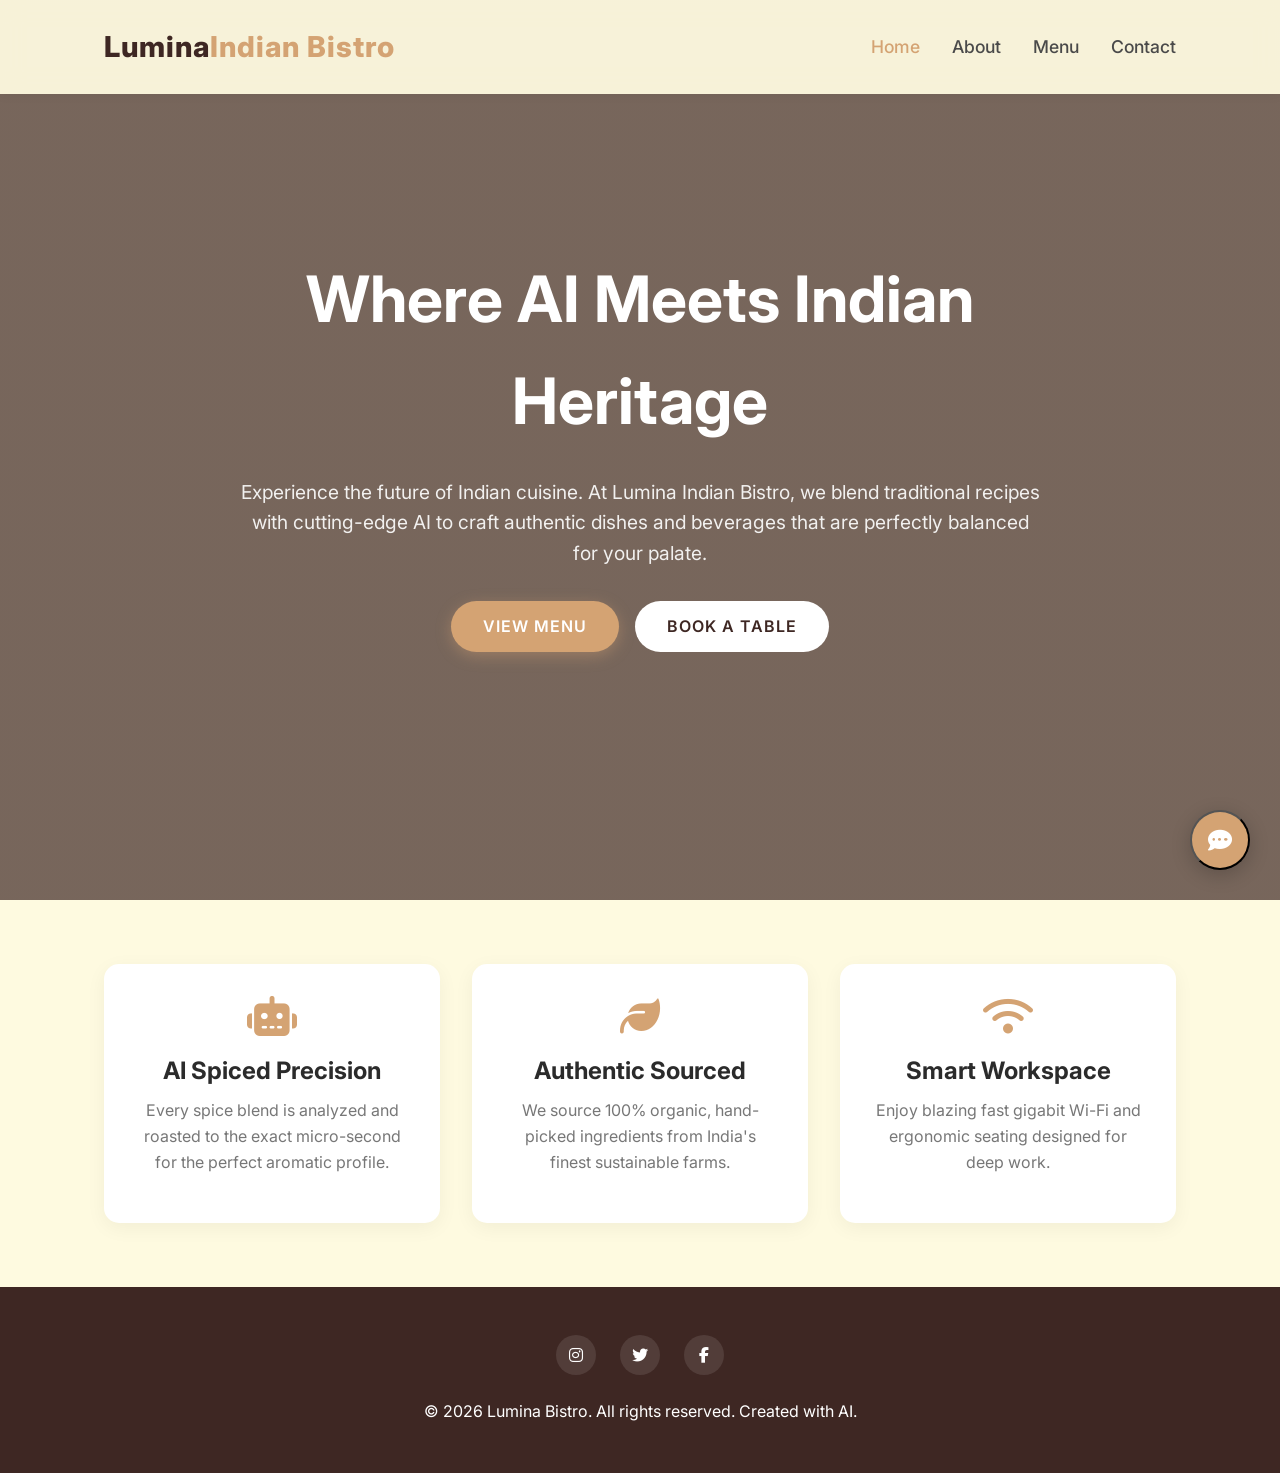
<file: index.html>
<!DOCTYPE html>
<html lang="en">
<head>
    <meta charset="UTF-8">
    <meta name="viewport" content="width=device-width, initial-scale=1.0">
    <title>Lumina Café | AI-Crafted Coffee Experience</title>
    <meta name="description" content="Experience the perfect blend of technology and taste at Lumina Café. Enjoy our AI-crafted coffee, fresh pastries, and a cozy modern atmosphere.">
    <link rel="stylesheet" href="css/style.css">
    <link href="https://fonts.googleapis.com/css2?family=Inter:wght@300;400;500;600;700;800&display=swap" rel="stylesheet">
    <link rel="stylesheet" href="https://cdnjs.cloudflare.com/ajax/libs/font-awesome/6.4.0/css/all.min.css">
</head>
<body>
    <!-- Navbar -->
    <header>
        <nav class="navbar">
            <a href="index.html" class="logo">Lumina<span>Indian Bistro</span></a>
            <ul class="nav-links">
                <li><a href="index.html" class="active">Home</a></li>
                <li><a href="about.html">About</a></li>
                <li><a href="menu.html">Menu</a></li>
                <li><a href="contact.html">Contact</a></li>
            </ul>
            <div class="hamburger">
                <i class="fas fa-bars"></i>
            </div>
        </nav>
    </header>

    <!-- Hero Section -->
    <section class="hero">
        <div class="hero-content">
            <h1>Where AI Meets Indian Heritage</h1>
            <p>Experience the future of Indian cuisine. At Lumina Indian Bistro, we blend traditional recipes with cutting-edge AI to craft authentic dishes and beverages that are perfectly balanced for your palate.</p>
            <div class="hero-btns">
                <a href="menu.html" class="btn btn-primary">View Menu</a>
                <a href="contact.html" class="btn btn-secondary" style="background: #fff; border: none; color: #3e2723;">Book a Table</a>
            </div>
        </div>
    </section>

    <!-- Quick Features -->
    <section class="section" style="padding-top: 4rem; padding-bottom: 4rem;">
        <div class="menu-grid" style="margin-top: 0;">
            <div class="menu-info" style="background: #fff; padding: 2rem; border-radius: 15px; text-align: center; box-shadow: 0 5px 20px rgba(0,0,0,0.05);">
                <i class="fas fa-robot" style="font-size: 2.5rem; color: var(--primary-color); margin-bottom: 1rem;"></i>
                <h3>AI Spiced Precision</h3>
                <p>Every spice blend is analyzed and roasted to the exact micro-second for the perfect aromatic profile.</p>
            </div>
            <div class="menu-info" style="background: #fff; padding: 2rem; border-radius: 15px; text-align: center; box-shadow: 0 5px 20px rgba(0,0,0,0.05);">
                <i class="fas fa-leaf" style="font-size: 2.5rem; color: var(--primary-color); margin-bottom: 1rem;"></i>
                <h3>Authentic Sourced</h3>
                <p>We source 100% organic, hand-picked ingredients from India's finest sustainable farms.</p>
            </div>
            <div class="menu-info" style="background: #fff; padding: 2rem; border-radius: 15px; text-align: center; box-shadow: 0 5px 20px rgba(0,0,0,0.05);">
                <i class="fas fa-wifi" style="font-size: 2.5rem; color: var(--primary-color); margin-bottom: 1rem;"></i>
                <h3>Smart Workspace</h3>
                <p>Enjoy blazing fast gigabit Wi-Fi and ergonomic seating designed for deep work.</p>
            </div>
        </div>
    </section>

    <!-- Chatbot Widget -->
    <div class="chatbot-widget">
        <button class="chatbot-btn" id="chatbot-btn" onclick="toggleChat()">
            <i class="fas fa-comment-dots"></i>
        </button>
        <div class="chatbot-window" id="chatbot-window">
            <div class="chat-header">
                <h3>Lumina AI Assistant</h3>
                <i class="fas fa-times close-chat" id="close-chat"></i>
            </div>
            <div class="chat-body" id="chat-body">
                <!-- Messages go here -->
            </div>
            <form class="chat-input" id="chat-form">
                <input type="text" id="chat-input" placeholder="Type a message..." autocomplete="off">
                <button type="submit"><i class="fas fa-paper-plane"></i></button>
            </form>
        </div>
    </div>

    <!-- Footer -->
    <footer>
        <div class="social-links">
            <a href="#"><i class="fab fa-instagram"></i></a>
            <a href="#"><i class="fab fa-twitter"></i></a>
            <a href="#"><i class="fab fa-facebook-f"></i></a>
        </div>
        <p>&copy; 2026 Lumina Bistro. All rights reserved. Created with AI.</p>
    </footer>

    <script src="js/script.js?v=1.0.1"></script>
</body>
</html>
</file>
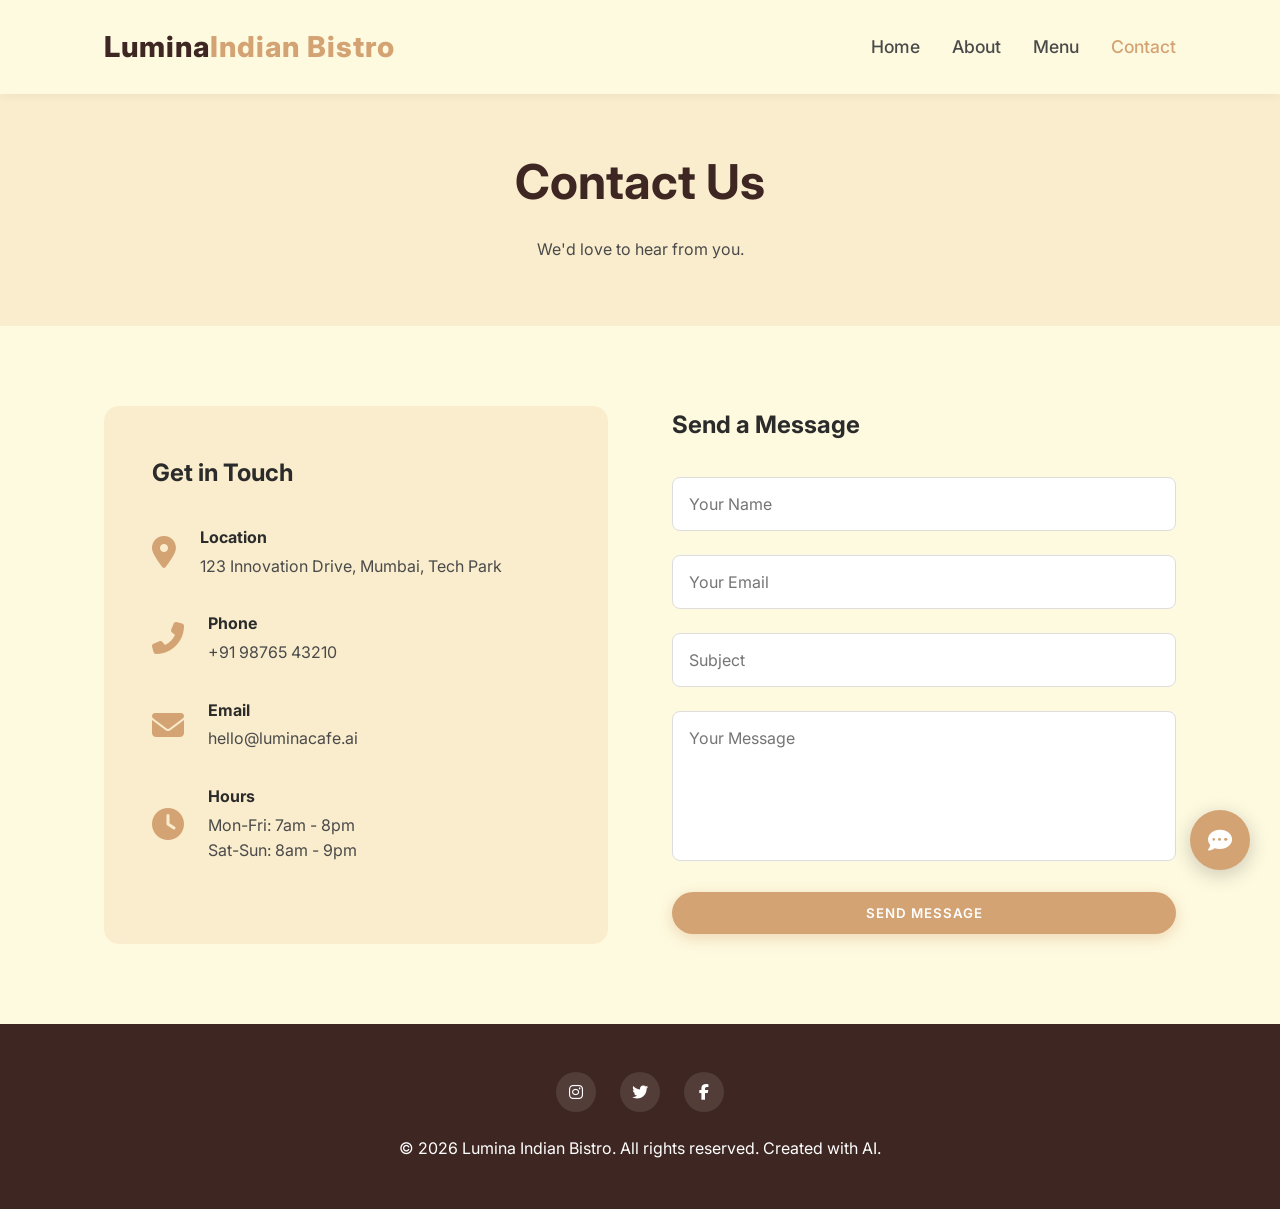
<file: contact.html>
<!DOCTYPE html>
<html lang="en">
<head>
    <meta charset="UTF-8">
    <meta name="viewport" content="width=device-width, initial-scale=1.0">
    <title>Contact Us | Lumina Café</title>
    <meta name="description" content="Get in touch with Lumina Café to book a table, ask a question, or inquire about our services.">
    <link rel="stylesheet" href="css/style.css">
    <link href="https://fonts.googleapis.com/css2?family=Inter:wght@300;400;500;600;700;800&display=swap" rel="stylesheet">
    <link rel="stylesheet" href="https://cdnjs.cloudflare.com/ajax/libs/font-awesome/6.4.0/css/all.min.css">
</head>
<body>
    <!-- Navbar -->
    <header>
        <nav class="navbar">
            <a href="index.html" class="logo">Lumina<span>Indian Bistro</span></a>
            <ul class="nav-links">
                <li><a href="index.html">Home</a></li>
                <li><a href="about.html">About</a></li>
                <li><a href="menu.html">Menu</a></li>
                <li><a href="contact.html" class="active">Contact</a></li>
            </ul>
            <div class="hamburger">
                <i class="fas fa-bars"></i>
            </div>
        </nav>
    </header>

    <div class="page-header">
        <h1>Contact Us</h1>
        <p>We'd love to hear from you.</p>
    </div>

    <!-- Contact Section -->
    <section class="section">
        <div class="contact-grid">
            <!-- Contact Info -->
            <div class="contact-info">
                <h2 style="margin-bottom: 2rem;">Get in Touch</h2>
                <div class="info-item">
                    <i class="fas fa-map-marker-alt"></i>
                    <div>
                        <h4>Location</h4>
                        <p>123 Innovation Drive, Mumbai, Tech Park</p>
                    </div>
                </div>
                <div class="info-item">
                    <i class="fas fa-phone-alt"></i>
                    <div>
                        <h4>Phone</h4>
                        <p>+91 98765 43210</p>
                    </div>
                </div>
                <div class="info-item">
                    <i class="fas fa-envelope"></i>
                    <div>
                        <h4>Email</h4>
                        <p>hello@luminacafe.ai</p>
                    </div>
                </div>
                <div class="info-item">
                    <i class="fas fa-clock"></i>
                    <div>
                        <h4>Hours</h4>
                        <p>Mon-Fri: 7am - 8pm<br>Sat-Sun: 8am - 9pm</p>
                    </div>
                </div>
            </div>

            <!-- Contact Form -->
            <div>
                <h2 style="margin-bottom: 2rem;">Send a Message</h2>
                <!-- BONUS: Form connected to email via Formspree -->
                <form class="contact-form" action="https://formspree.io/f/meenjwqv" method="POST">
                    <div class="input-group">
                        <input type="text" name="name" placeholder="Your Name" required>
                    </div>
                    <div class="input-group">
                        <input type="email" name="email" placeholder="Your Email" required>
                    </div>
                    <div class="input-group">
                        <input type="text" name="subject" placeholder="Subject" required>
                    </div>
                    <div class="input-group">
                        <textarea name="message" placeholder="Your Message" required></textarea>
                    </div>
                    <button type="submit" class="btn btn-primary">Send Message</button>
                </form>
            </div>
        </div>
    </section>

    <!-- Chatbot Widget -->
    <div class="chatbot-widget">
        <div class="chatbot-btn" id="chatbot-btn">
            <i class="fas fa-comment-dots"></i>
        </div>
        <div class="chatbot-window" id="chatbot-window">
            <div class="chat-header">
                <h3>Lumina AI Assistant</h3>
                <i class="fas fa-times close-chat" id="close-chat"></i>
            </div>
            <div class="chat-body" id="chat-body"></div>
            <form class="chat-input" id="chat-form">
                <input type="text" id="chat-input" placeholder="Type a message..." autocomplete="off">
                <button type="submit"><i class="fas fa-paper-plane"></i></button>
            </form>
        </div>
    </div>

    <!-- Footer -->
    <footer>
        <div class="social-links">
            <a href="#"><i class="fab fa-instagram"></i></a>
            <a href="#"><i class="fab fa-twitter"></i></a>
            <a href="#"><i class="fab fa-facebook-f"></i></a>
        </div>
        <p>&copy; 2026 Lumina Indian Bistro. All rights reserved. Created with AI.</p>
    </footer>

    <script src="js/script.js"></script>
</body>
</html>
</file>
<file: css/style.css>
:root {
    --primary-color: #d4a373;
    --secondary-color: #faedcd;
    --dark-color: #3e2723;
    --light-color: #fefae0;
    --text-color: #4a4a4a;
    --heading-color: #2b2b2b;
    --transition: all 0.3s ease;
}

* {
    margin: 0;
    padding: 0;
    box-sizing: border-box;
    font-family: 'Inter', sans-serif;
}

body {
    background-color: var(--light-color);
    color: var(--text-color);
    line-height: 1.6;
    overflow-x: hidden;
}

/* Typography */
h1, h2, h3, h4 {
    color: var(--heading-color);
    font-weight: 700;
    margin-bottom: 1rem;
}

a {
    text-decoration: none;
    color: inherit;
}

ul {
    list-style: none;
}

/* Navbar */
header {
    background-color: rgba(254, 250, 224, 0.95);
    backdrop-filter: blur(10px);
    position: fixed;
    width: 100%;
    top: 0;
    z-index: 1000;
    box-shadow: 0 2px 10px rgba(0,0,0,0.05);
}

.navbar {
    display: flex;
    justify-content: space-between;
    align-items: center;
    padding: 1.5rem 5%;
    max-width: 1200px;
    margin: 0 auto;
}

.logo {
    font-size: 1.8rem;
    font-weight: 800;
    color: var(--dark-color);
    letter-spacing: 1px;
    text-decoration: none;
}

.logo span {
    color: var(--primary-color);
}

.logo:hover {
    opacity: 0.8;
}

.nav-links {
    display: flex;
    gap: 2rem;
}

.nav-links a {
    font-weight: 500;
    font-size: 1.1rem;
    transition: var(--transition);
}

.nav-links a:hover,
.nav-links a.active {
    color: var(--primary-color);
}

.hamburger {
    display: none;
    cursor: pointer;
}

.hamburger i {
    font-size: 1.5rem;
    color: var(--dark-color);
}

/* Buttons */
.btn {
    display: inline-block;
    padding: 0.8rem 2rem;
    border-radius: 30px;
    font-weight: 600;
    text-transform: uppercase;
    letter-spacing: 1px;
    cursor: pointer;
    transition: var(--transition);
    border: none;
}

.btn-primary {
    background-color: var(--primary-color);
    color: #fff;
    box-shadow: 0 4px 15px rgba(212, 163, 115, 0.4);
}

.btn-primary:hover {
    background-color: #c08e5c;
    transform: translateY(-2px);
    box-shadow: 0 6px 20px rgba(212, 163, 115, 0.6);
}

.btn-secondary {
    background-color: transparent;
    color: var(--dark-color);
    border: 2px solid var(--dark-color);
}

.btn-secondary:hover {
    background-color: var(--dark-color);
    color: #fff;
}

/* Page Headers */
.page-header {
    margin-top: 80px;
    padding: 4rem 5%;
    text-align: center;
    background-color: var(--secondary-color);
}

.page-header h1 {
    font-size: 3rem;
    color: var(--dark-color);
}

/* Content Sections */
.section {
    padding: 5rem 5%;
    max-width: 1200px;
    margin: 0 auto;
}

/* Hero Section */
.hero {
    height: 100vh;
    display: flex;
    align-items: center;
    justify-content: center;
    padding: 0 5%;
    margin-top: 0;
    background: linear-gradient(rgba(62, 39, 35, 0.7), rgba(62, 39, 35, 0.7)), url('https://images.unsplash.com/photo-1554118811-1e0d58224f24?ixlib=rb-4.0.3&auto=format&fit=crop&w=1920&q=80') center/cover;
    background-position: center;
    text-align: center;
    color: #fff;
}

.hero-content {
    max-width: 800px;
    animation: fadeIn 1s ease-out;
}

.hero h1 {
    font-size: 4rem;
    color: #fff;
    margin-bottom: 1.5rem;
}

.hero p {
    font-size: 1.2rem;
    margin-bottom: 2rem;
    opacity: 0.9;
}

.hero-btns {
    display: flex;
    gap: 1rem;
    justify-content: center;
}

/* About Section */
.about-grid {
    display: grid;
    grid-template-columns: 1fr 1fr;
    gap: 4rem;
    align-items: center;
}

.about-img img {
    width: 100%;
    border-radius: 15px;
    box-shadow: 0 10px 30px rgba(0,0,0,0.1);
}

.about-text h2 {
    font-size: 2.5rem;
    color: var(--dark-color);
    margin-bottom: 1.5rem;
}

.about-text p {
    margin-bottom: 1.5rem;
    font-size: 1.1rem;
}

/* Menu Section */
.menu-grid {
    display: grid;
    grid-template-columns: repeat(auto-fit, minmax(300px, 1fr));
    gap: 2rem;
    margin-top: 3rem;
}

.menu-item {
    background: #fff;
    border-radius: 15px;
    overflow: hidden;
    box-shadow: 0 5px 20px rgba(0,0,0,0.05);
    transition: var(--transition);
}

.menu-item:hover {
    transform: translateY(-10px);
    box-shadow: 0 10px 30px rgba(0,0,0,0.1);
}

.menu-img {
    height: 200px;
    width: 100%;
    object-fit: cover;
}

.menu-info {
    padding: 1.5rem;
    text-align: center;
}

.menu-info h3 {
    font-size: 1.5rem;
    margin-bottom: 0.5rem;
}

.menu-info p {
    color: #777;
    margin-bottom: 1rem;
}

.price {
    font-size: 1.3rem;
    font-weight: 700;
    color: var(--primary-color);
    margin-bottom: 1rem;
    display: block;
}

/* Contact Section */
.contact-grid {
    display: grid;
    grid-template-columns: 1fr 1fr;
    gap: 4rem;
}

.contact-info {
    background: var(--secondary-color);
    padding: 3rem;
    border-radius: 15px;
}

.info-item {
    display: flex;
    align-items: center;
    gap: 1.5rem;
    margin-bottom: 2rem;
}

.info-item i {
    font-size: 2rem;
    color: var(--primary-color);
}

.info-item h4 {
    margin-bottom: 0.2rem;
}

.contact-form {
    display: flex;
    flex-direction: column;
    gap: 1.5rem;
}

.input-group input,
.input-group textarea {
    width: 100%;
    padding: 1rem;
    border: 1px solid #ddd;
    border-radius: 8px;
    font-size: 1rem;
    font-family: inherit;
    transition: var(--transition);
}

.input-group textarea {
    height: 150px;
    resize: none;
}

.input-group input:focus,
.input-group textarea:focus {
    outline: none;
    border-color: var(--primary-color);
}

/* Footer */
footer {
    background-color: var(--dark-color);
    color: #fff;
    text-align: center;
    padding: 3rem 5%;
}

.social-links {
    display: flex;
    justify-content: center;
    gap: 1.5rem;
    margin-bottom: 1.5rem;
}

.social-links a {
    display: inline-flex;
    align-items: center;
    justify-content: center;
    width: 40px;
    height: 40px;
    border-radius: 50%;
    background-color: rgba(255,255,255,0.1);
    color: #fff;
    transition: var(--transition);
}

.social-links a:hover {
    background-color: var(--primary-color);
    transform: translateY(-3px);
}

/* Chatbot Widget */
.chatbot-widget {
    position: fixed;
    bottom: 30px;
    right: 30px;
    z-index: 1000;
}

.chatbot-btn {
    width: 60px;
    height: 60px;
    border-radius: 50%;
    background-color: var(--primary-color);
    color: #fff;
    display: flex;
    align-items: center;
    justify-content: center;
    font-size: 1.5rem;
    cursor: pointer;
    box-shadow: 0 5px 20px rgba(0,0,0,0.2);
    transition: var(--transition);
}

.chatbot-btn:hover {
    transform: scale(1.1);
}

.chatbot-window {
    position: absolute;
    bottom: 80px;
    right: 0;
    width: 400px;
    height: 550px;
    background: #fff;
    border-radius: 15px;
    box-shadow: 0 10px 30px rgba(0,0,0,0.15);
    display: flex;
    flex-direction: column;
    overflow: hidden;
    transform: scale(0);
    transform-origin: bottom right;
    transition: transform 0.3s ease;
}

.chatbot-window.active {
    transform: scale(1);
}

.chat-header {
    background: var(--primary-color);
    color: #fff;
    padding: 1rem;
    display: flex;
    justify-content: space-between;
    align-items: center;
}

.chat-header h3 {
    margin: 0;
    font-size: 1.1rem;
}

.close-chat {
    cursor: pointer;
}

.chat-body {
    flex: 1;
    padding: 1rem;
    overflow-y: auto;
    display: flex;
    flex-direction: column;
    gap: 1rem;
    background: #f9f9f9;
}

.message {
    max-width: 80%;
    padding: 0.8rem 1rem;
    border-radius: 15px;
    font-size: 0.95rem;
}

.bot-msg {
    background: var(--secondary-color);
    color: var(--dark-color);
    align-self: flex-start;
    border-bottom-left-radius: 2px;
}

.user-msg {
    background: var(--primary-color);
    color: #fff;
    align-self: flex-end;
    border-bottom-right-radius: 2px;
}

.chat-input {
    display: flex;
    padding: 1rem;
    border-top: 1px solid #eee;
    background: #fff;
}

.chat-input input {
    flex: 1;
    padding: 0.8rem;
    border: 1px solid #ddd;
    border-radius: 20px;
    margin-right: 0.5rem;
    outline: none;
}

.chat-input button {
    background: var(--primary-color);
    color: #fff;
    border: none;
    border-radius: 50%;
    width: 40px;
    height: 40px;
    cursor: pointer;
    display: flex;
    align-items: center;
    justify-content: center;
}

/* Shopping Cart Sidebar */
.cart-sidebar {
    position: fixed;
    top: 0;
    right: -400px;
    width: 350px;
    height: 100vh;
    background: #fff;
    box-shadow: -5px 0 15px rgba(0,0,0,0.1);
    z-index: 2000;
    transition: var(--transition);
    display: flex;
    flex-direction: column;
}

.cart-sidebar.active {
    right: 0;
}

.cart-header {
    background: var(--primary-color);
    color: #fff;
    padding: 1.5rem;
    display: flex;
    justify-content: space-between;
    align-items: center;
}

.cart-header h3 {
    margin: 0;
    color: #fff;
}

.close-cart {
    cursor: pointer;
    font-size: 1.5rem;
}

.cart-items {
    flex: 1;
    overflow-y: auto;
    padding: 1.5rem;
}

.cart-item {
    display: flex;
    justify-content: space-between;
    align-items: center;
    border-bottom: 1px solid #eee;
    padding-bottom: 1rem;
    margin-bottom: 1rem;
}

.cart-item-info h4 {
    margin: 0;
    font-size: 1rem;
    color: var(--heading-color);
}

.cart-item-info p {
    margin: 0;
    color: var(--primary-color);
    font-weight: bold;
}

.remove-item {
    color: #e74c3c;
    cursor: pointer;
}

.cart-footer {
    padding: 1.5rem;
    background: #f9f9f9;
    border-top: 1px solid #eee;
}

.cart-total {
    display: flex;
    justify-content: space-between;
    font-size: 1.2rem;
    font-weight: bold;
    margin-bottom: 1rem;
    color: var(--dark-color);
}

.cart-badge {
    background: #e74c3c;
    color: #fff;
    border-radius: 50%;
    padding: 2px 6px;
    font-size: 0.8rem;
    position: absolute;
    top: -10px;
    right: -10px;
}

/* Animations */
@keyframes fadeIn {
    from { opacity: 0; transform: translateY(20px); }
    to { opacity: 1; transform: translateY(0); }
}

/* Media Queries */
@media (max-width: 768px) {
    .nav-links {
        position: absolute;
        top: 100%;
        left: -100%;
        width: 100%;
        background: #fff;
        flex-direction: column;
        align-items: center;
        padding: 2rem 0;
        transition: 0.3s;
        box-shadow: 0 5px 10px rgba(0,0,0,0.05);
    }
    
    .nav-links.active {
        left: 0;
    }
    
    .hamburger {
        display: block;
    }
    
    .hero h1 {
        font-size: 2.5rem;
    }
    
    .about-grid, .contact-grid {
        grid-template-columns: 1fr;
    }
    
    .chatbot-widget {
        bottom: 20px;
        right: 20px;
    }

    .chatbot-window {
        width: calc(100vw - 40px);
        height: 70vh;
        max-height: 500px;
        bottom: 75px;
        right: 0;
    }
}

/* Typing Indicator */
.typing {
    display: flex;
    gap: 4px;
    padding: 10px 15px !important;
    width: fit-content;
    background: #f1f1f1;
    border-radius: 15px;
    margin: 5px 10px;
}

.typing .dot {
    width: 6px;
    height: 6px;
    background: #999;
    border-radius: 50%;
    animation: typing 1.4s infinite ease-in-out;
}

.typing .dot:nth-child(2) { animation-delay: 0.2s; }
.typing .dot:nth-child(3) { animation-delay: 0.4s; }

@keyframes typing {
    0%, 80%, 100% { transform: scale(0); opacity: 0; }
    40% { transform: scale(1); opacity: 1; }
}
</file>
